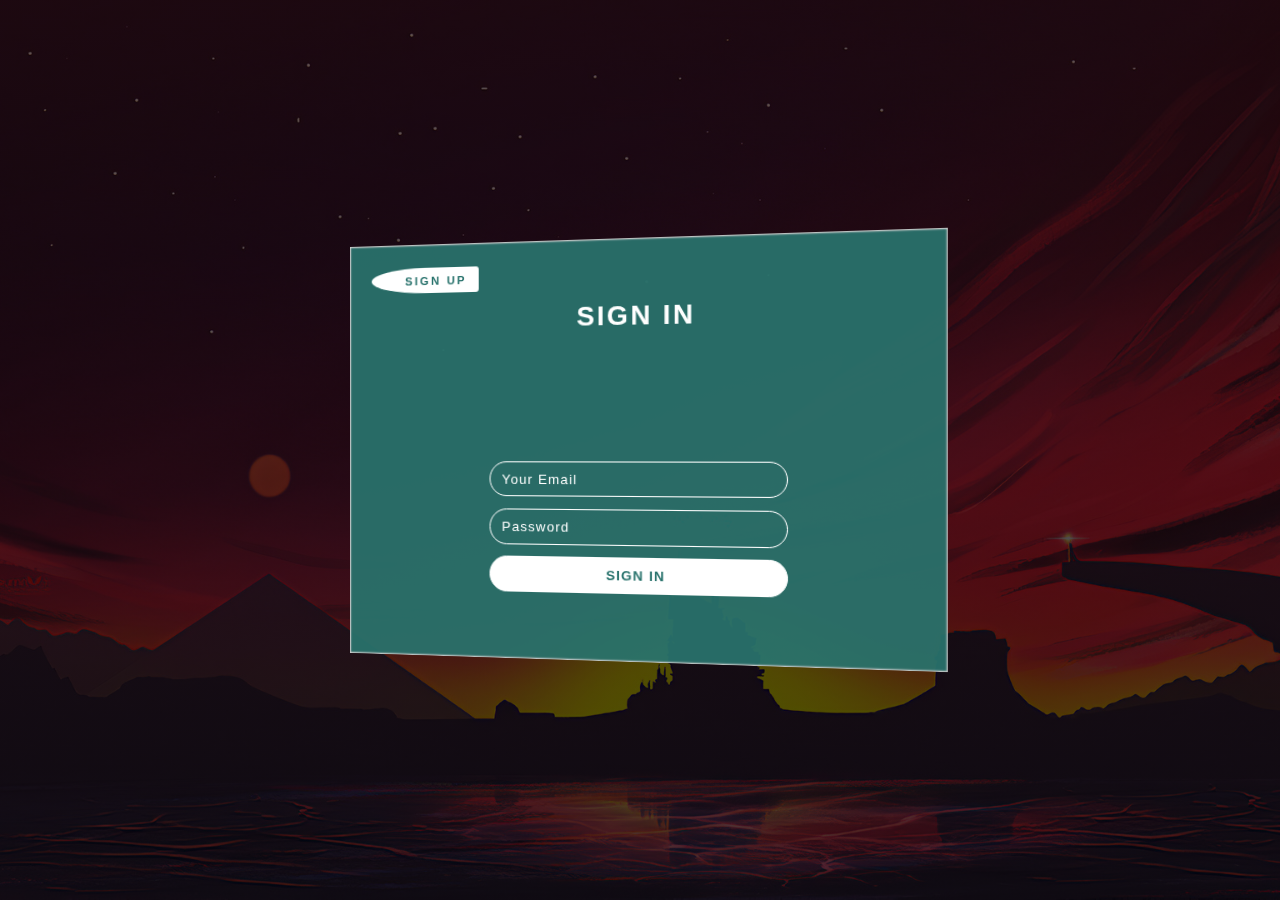
<file: 1. 3d form/index.html>
<!DOCTYPE html>
<html lang="en">
<head>
    <meta charset="UTF-8">
    <meta name="viewport" content="width=device-width, initial-scale=1.0">
    <title>3D Forms</title>
    <link rel="stylesheet" href="style.css">
</head>
<body>
    <div class="container">
        <div class="forms-wrapper">
            <form class="signin-form">
                <a href="#" class="signup-btn">Sign Up</a>
                <h2>Sign In</h2>
                <div class="inputs-wrapper">
                    <input type="text" placeholder="Your Email">
                    <input type="password" placeholder="Password">
                    <input type="submit" value="Sign In">
                </div>
            </form>
            <form class="signup-form">
                <a href="#" class="signin-btn">Sign In</a>
                <h2>Sign Up</h2>
                <div class="inputs-wrapper">
                    <input type="text" placeholder="Your Name">
                    <input type="text" placeholder="Your Email">
                    <input type="password" placeholder="Password">
                    <input type="password" placeholder="Confirm Password">
                    <input type="submit" value="Sign Up">
                </div>
            </form>
        </div>
    </div>



    <script src="script.js"></script>
</body>
</html>
</file>
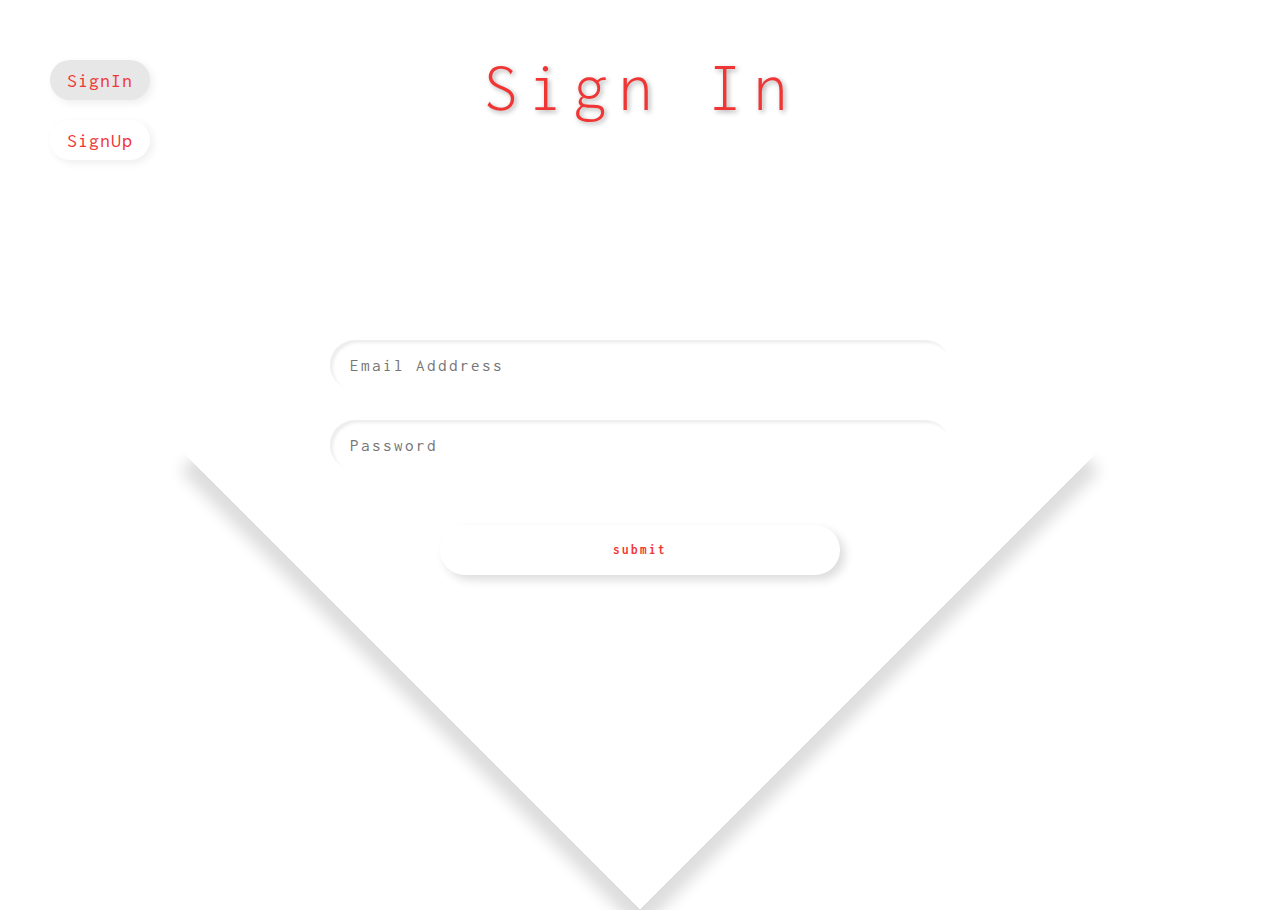
<file: 10. Forms with Validation/index.html>
<!DOCTYPE html>
<html lang="en">

<head>
    <meta charset="UTF-8">
    <meta name="viewport" content="width=device-width, initial-scale=1.0">
    <title>SignIn & SignUp Form</title>
    <link rel="stylesheet" href="style.css">
    <link href="https://fonts.googleapis.com/css2?family=Inconsolata:wght@200..900&display=swap" rel="stylesheet">
</head>

<body>


    <div class="container">
        <h1 class="heading">
            <span class="heading-span-1">Sign</span>
            <span class="heading-span-2">In</span>
        </h1>
        <div class="buttons">
            <button class="signin-btn">
                SignIn
            </button>
            <button class="signup-btn">
                SignUp
            </button>
        </div>
        <div class="form-bg"></div>
        <form class="form sign-in">
            <div class="form-input-wrapper inp">
                <input autocomplete="off" type="text" class="form-input" id="username" placeholder="Your Name"  />
                <p class="message">Error Message</p>
            </div>
            <div class="form-input-wrapper inp">
                <input autocomplete="off" type="text" class="form-input" id="email" placeholder="Email Adddress"  />
                <p class="message">Error Message</p>
            </div>
            <div class="form-input-wrapper inp">
                <input autocomplete="off" type="password" class="form-input" id="password" placeholder="Password"  />
                <p class="message">Error Message</p>
            </div>
            <div class="form-input-wrapper inp">
                <input autocomplete="off" type="password" class="form-input" id="password2" placeholder="Confirm Password"  />
                <p class="message">Error Message</p>
            </div>
            <input type="submit" value="submit" class="form-btn">
        </form>
        <script src="script.js"></script>
</body>
</div>

</html>
</file>
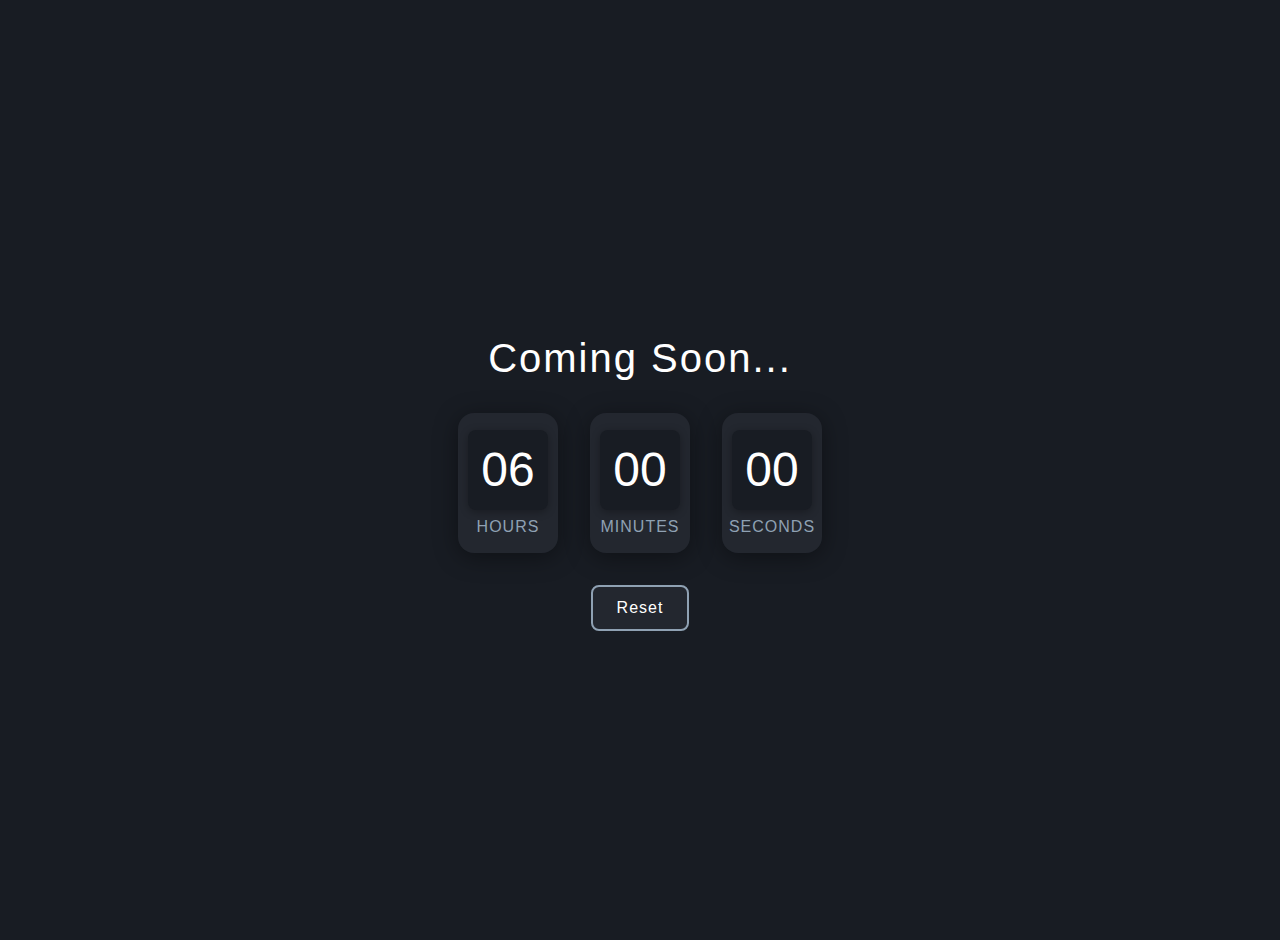
<file: 12. countdown/index.html>
<!DOCTYPE html>
<html lang="en">
<head>
    <meta charset="UTF-8">
    <meta name="viewport" content="width=device-width, initial-scale=1.0">
    <title>Countdown</title>
    <link rel="stylesheet" href="style.css">
</head>
<body>
    <div class="container">
        <div class="countdown-wrapper">
            <h1>Coming Soon...</h1>
            <div class="countdown">
                <div class="card">
                    <div class="flip" id="hours">00</div>
                    <div class="label">HOURS</div>
                </div>
                <div class="card">
                    <div class="flip" id="minutes">00</div>
                    <div class="label">MINUTES</div>
                </div>
                <div class="card">
                    <div class="flip" id="seconds">00</div>
                    <div class="label">SECONDS</div>
                </div>
            </div>
            <button class="reset">Reset</button>
        </div>
    </div>
    <script src="script.js"></script>
</body>
</html>
</file>
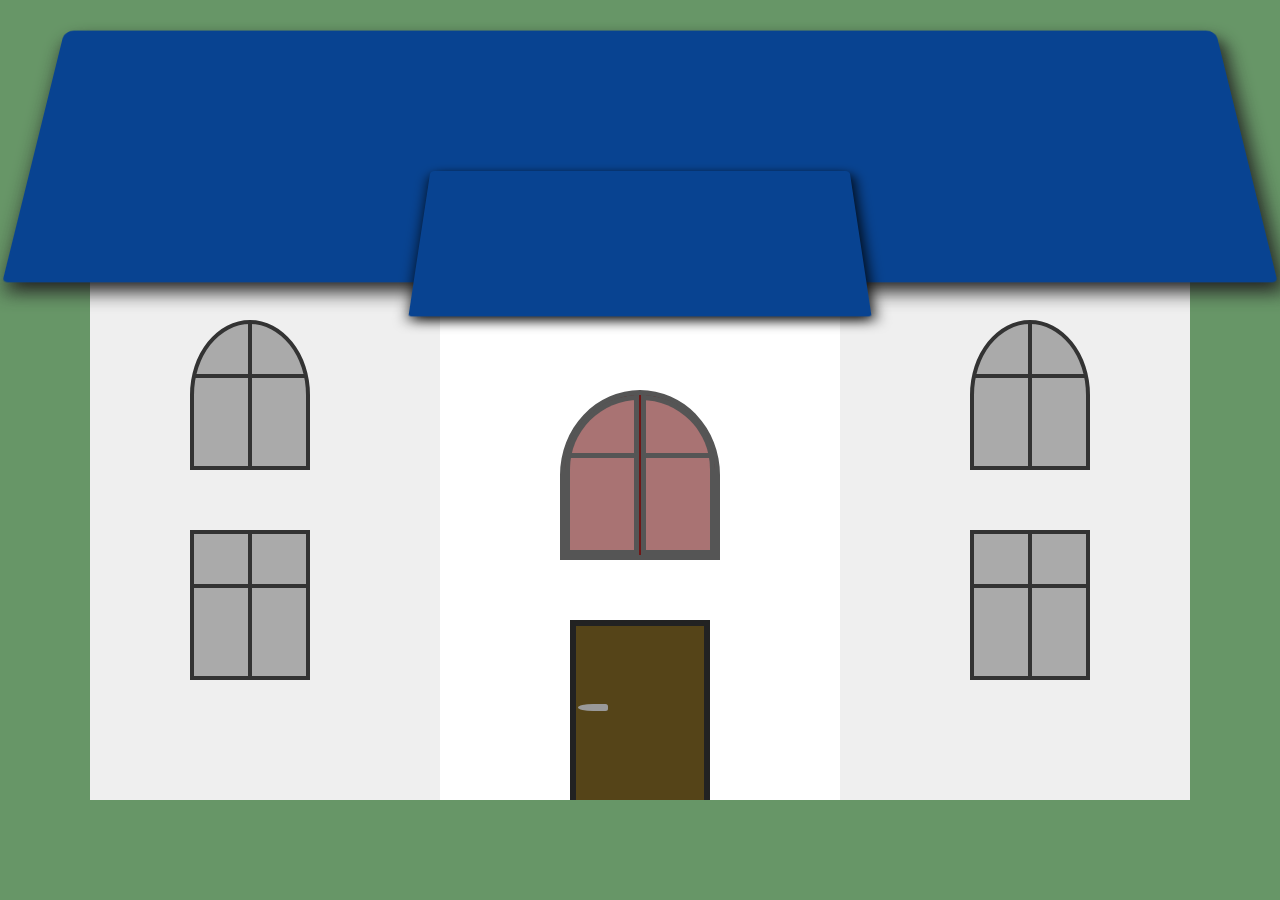
<file: 2. house/index.html>
<!DOCTYPE html>
<html lang="en">
<head>
    <meta charset="UTF-8">
    <meta name="viewport" content="width=device-width, initial-scale=1.0">
    <title>House</title>
    <link rel="stylesheet" href="style.css">
</head>
<body>
    <div class="container">
        <div class="house">
            <div class="main-roof"></div>
            <div class="window top-left-window"></div>
            <div class="window top-right-window"></div>
            <div class="window bottom-left-window"></div>
            <div class="window bottom-right-window"></div>
            <div class="room">
                <div class="room-roof"></div>
                <div class="top-window">
                    <div class="top-window-left"></div>
                    <div class="top-window-right"></div>
                </div>
                <div class="door-frame">
                    <div class="door">
                        <div class="door-handle"></div>
                    </div>
                </div>
            </div>
        </div>
    </div>
    <script src="script.js"></script>
</body>
</html>
</file>
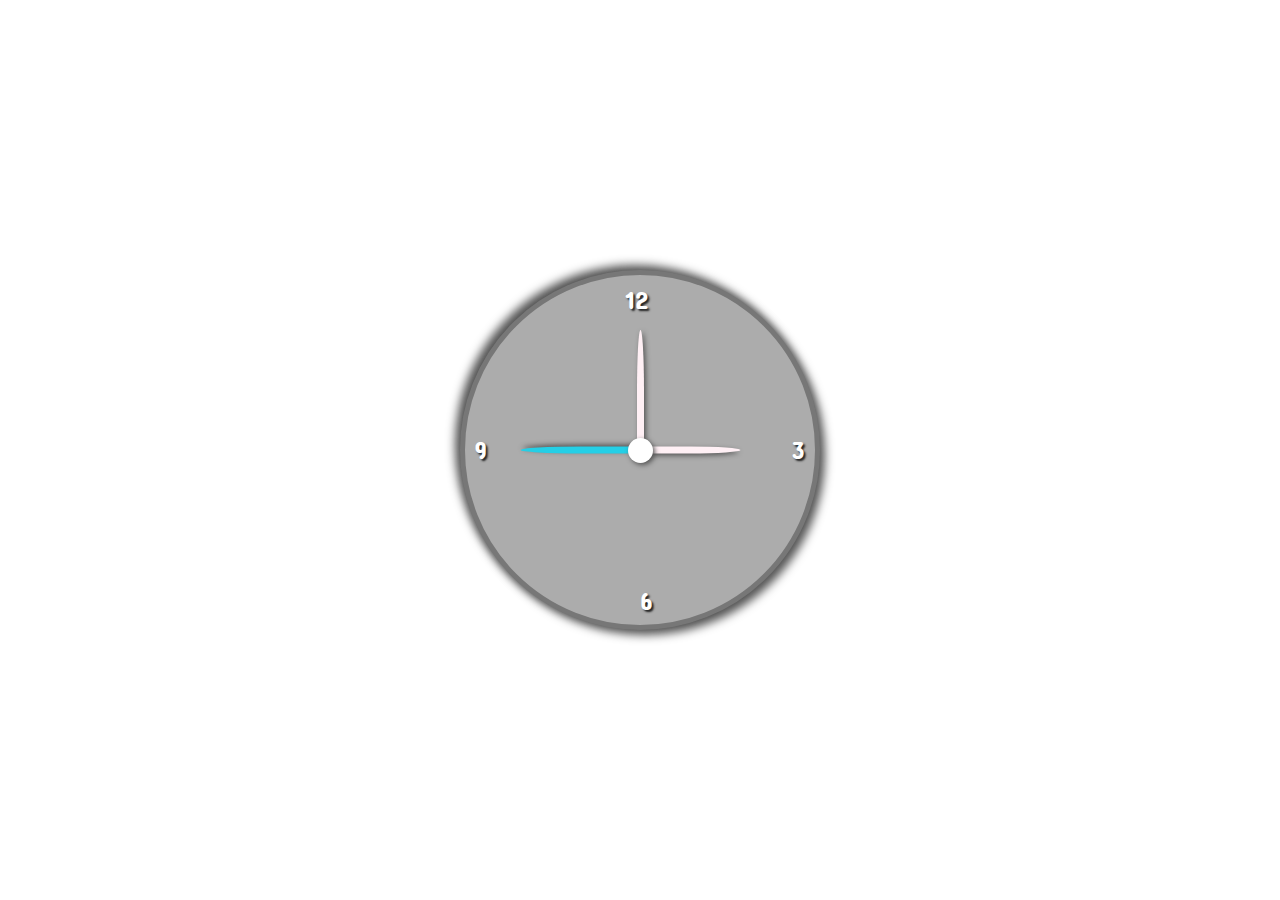
<file: 4. clock/index.html>
<!DOCTYPE html>
<html lang="en">

<head>
    <meta charset="UTF-8">
    <meta name="viewport" content="width=device-width, initial-scale=1.0">
    <link rel="stylesheet" href="style.css">
    <title>Clock</title>
</head>

<body>
    <div class="container">
        <div class="clock">
            <div class="numbers">
                <div class="numbers">
                    <div class="twelve">12</div>
                    <div class="three">3</div>
                    <div class="six">6</div>
                    <div class="nine">9</div>
                </div>
                <div class="arrows">
                    <div class="hour"></div>
                    <div class="minute"></div>
                    <div class="second"></div>
                </div>
            </div>
        </div>

        </div>
    </div>

    <script src="script.js"></script>
</body>

</html>
</file>
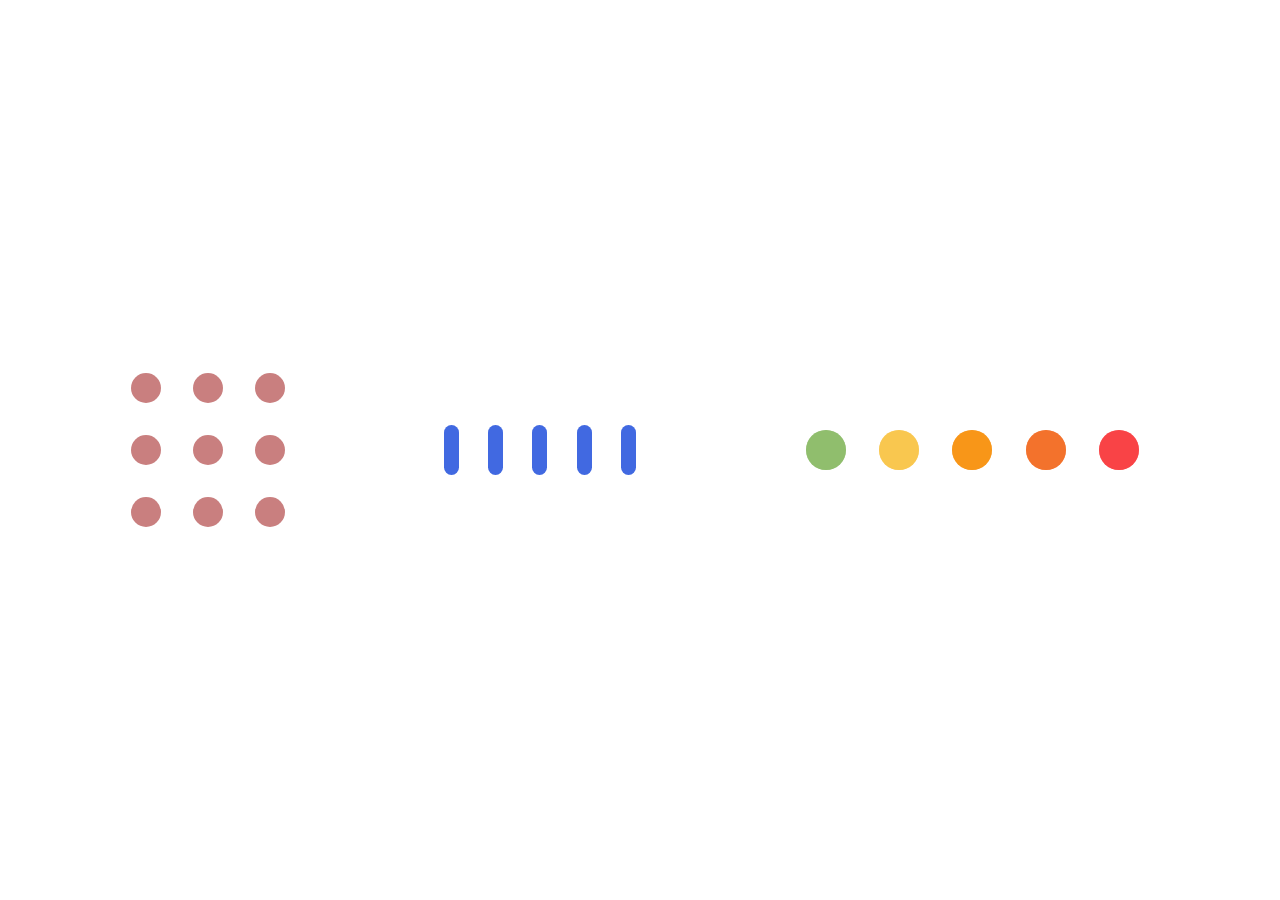
<file: 6. loaders/index.html>
<!DOCTYPE html>
<html lang="en">
<head>
    <meta charset="UTF-8">
    <meta name="viewport" content="width=device-width, initial-scale=1.0">
    <title>Website Loaders</title>
    <link rel="stylesheet" href="style.css">
</head>
<body>
    <div class="container">
        <div class="loader1">
            <div class="dot"></div>
            <div class="dot"></div>
            <div class="dot"></div>
            <div class="dot"></div>
            <div class="dot"></div>
            <div class="dot"></div>
            <div class="dot"></div>
            <div class="dot"></div>
            <div class="dot"></div>
        </div>
        <div class="loader2">
            <div class="line"></div>
            <div class="line"></div>
            <div class="line"></div>
            <div class="line"></div>
            <div class="line"></div>
        </div>
        <div class="loader3">
            <div class="circle"></div>
            <div class="circle"></div>
            <div class="circle"></div>
            <div class="circle"></div>
            <div class="circle"></div>
        </div>
    </div>
    
</body>
</html>
</file>
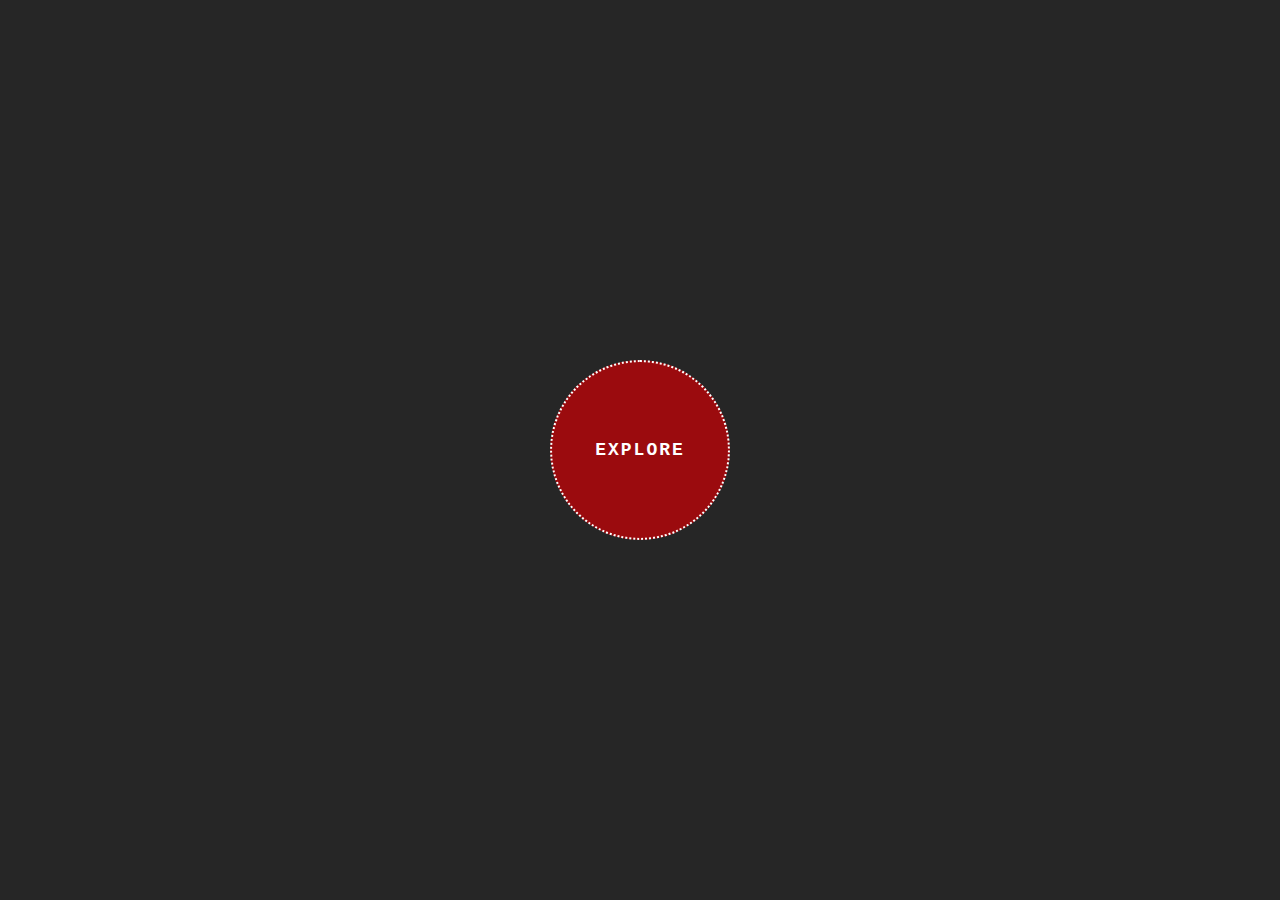
<file: 7. ripple button/index.html>
<!DOCTYPE html>
<html lang="en">
<head>
    <meta charset="UTF-8">
    <meta name="viewport" content="width=device-width, initial-scale=1.0">
    <title>Ripple Button</title>
    <link rel="stylesheet" href="style.css">
</head>
<body>
    <div class="container">
        <a href="#" class="btn">
            <span>Explore</span>
        </a>
    </div>
    <script src="script.js"></script>
</body>
</html>
</file>
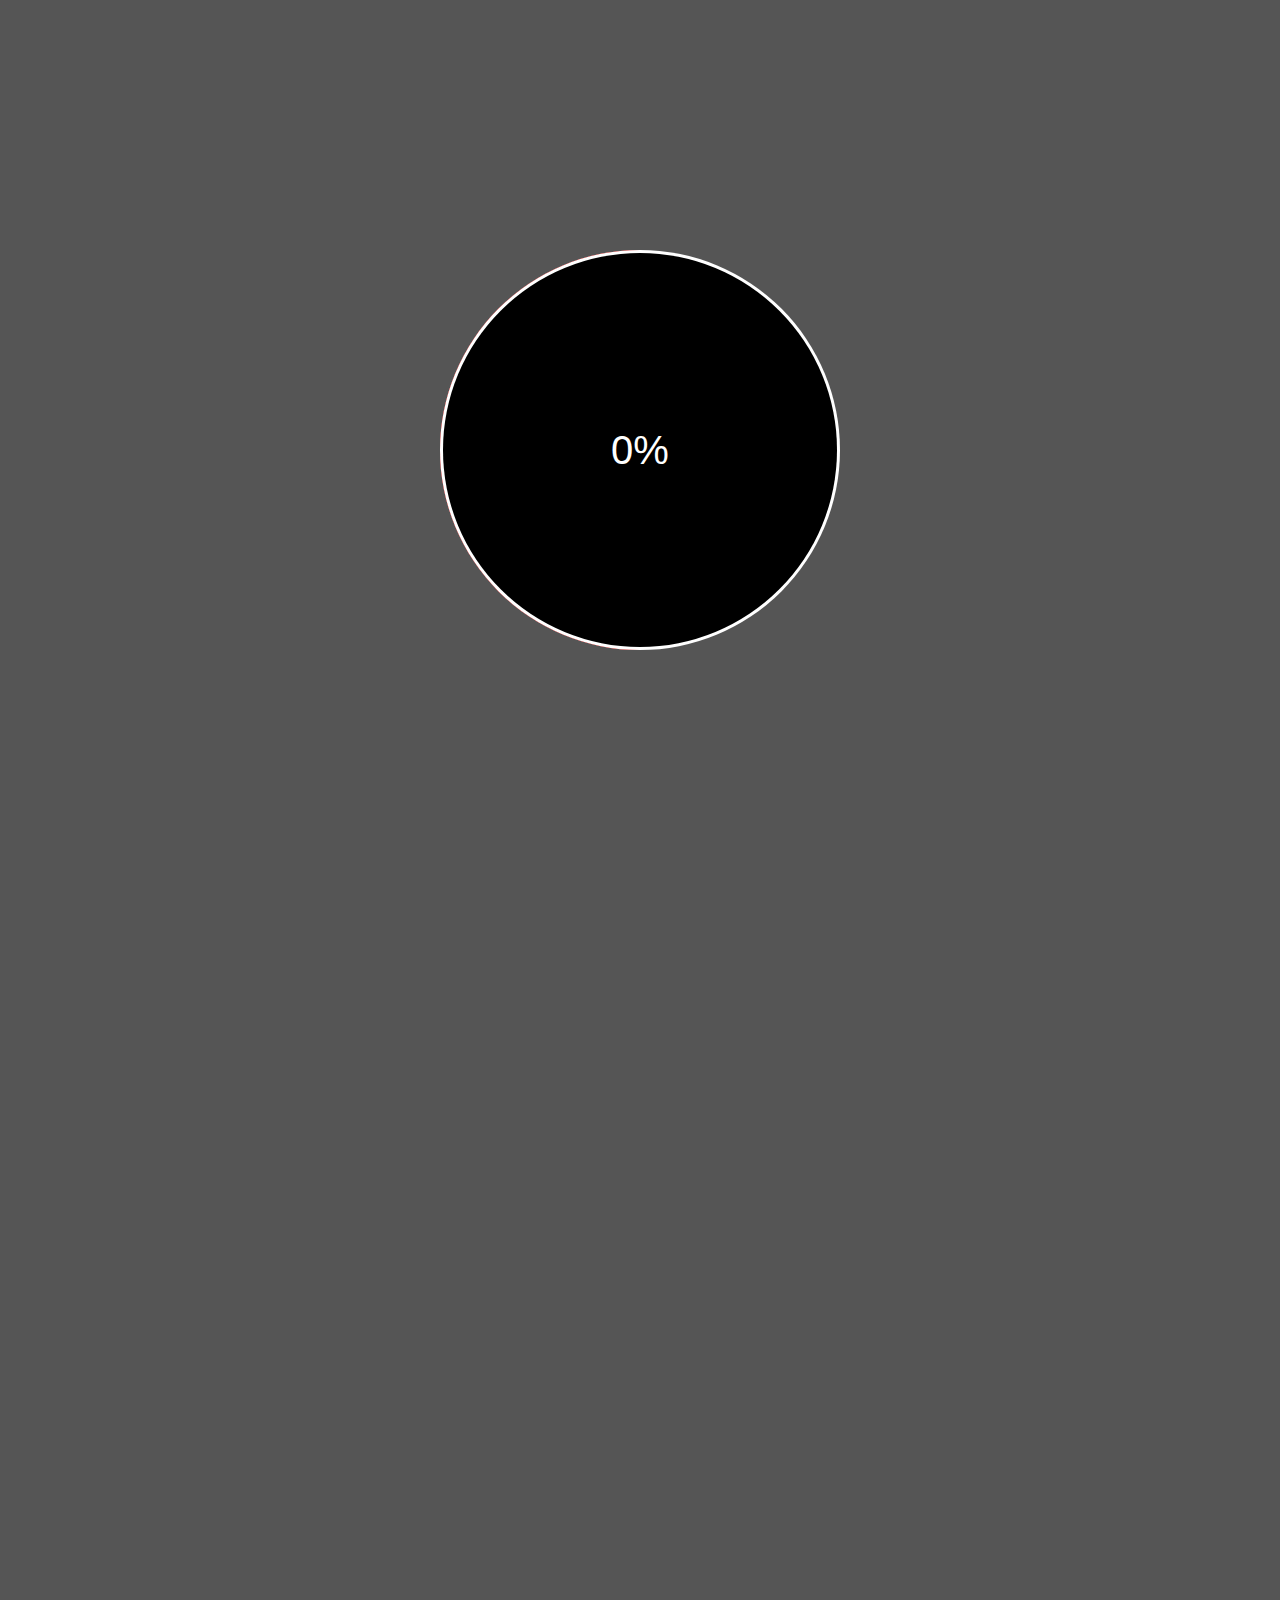
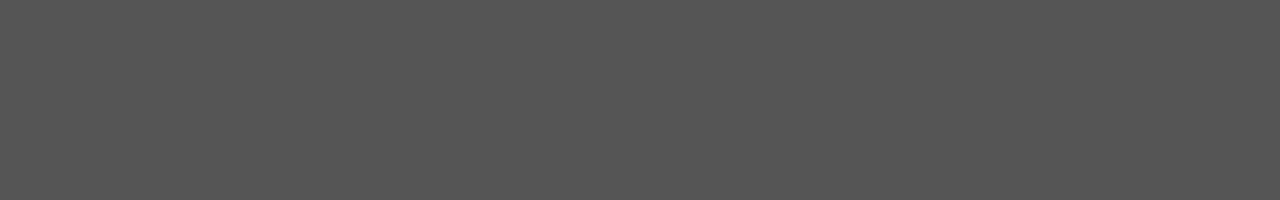
<file: 8. circle progress bar/index.html>
<!DOCTYPE html>
<html lang="en">
<head>
    <meta charset="UTF-8">
    <meta name="viewport" content="width=device-width, initial-scale=1.0">
    <title>Circle Progress Bar</title>
    <link rel="stylesheet" href="style.css">
</head>
<body>
    <div class="container">
        <div class="progressbar center">
            <div class="half-circle"></div>
            <div class="half-circle"></div>
            <div class="half-circle-top"></div>
            <div class="progressbar-circle center">0%</div>
        </div>
    </div>
    <script src="script.js"></script>
</body>
</html>
</file>
<file: 1. 3d form/style.css>
* {
    margin: 0;
    padding: 0;
    box-sizing: border-box;
    text-decoration: none;
    font-family: Arial, Helvetica, sans-serif
}

html {
    font-size: 72.5%;
}

.container {
    width: 100%;
    height: 100vh;
    background: linear-gradient(rgba(31, 7, 7, .7), rgba(0, 0, 0, .7)), url(images/bg.png) center no-repeat;
    background-size: cover;
    perspective: 100rem;
}

.forms-wrapper {
    transform-style: preserve-3d;
    position: absolute;
    top: calc(50% - 17.5rem);
    left: calc(50% - 25rem);
    transform: rotateY(-10deg);
    transition: transform .5s, left .5s;
}

.forms-wrapper.change {
    transform: rotateY(100deg);
    left: calc(50% + 25rem);
}

.forms-wrapper form {
    width: 50rem;
    height: 35rem;
    background-color: rgba(40, 114, 108, .925);
    display: flex;
    flex-direction: column;
    justify-content: space-around;
    align-items: center;
    box-shadow: .1rem .1rem .1rem #ccc inset, -.1rem -.1rem .1rem #ccc inset;
    position: absolute;
    backface-visibility: hidden;
    position: absolute;
}

.signin-form {
    z-index: 2;
    pointer-events: auto;
}

.signup-form {
    z-index: 1;
    pointer-events: none;
}

.signup-form {
    transform: rotateY(270deg) translateZ(25rem) translateX(-25rem);

}

form a {
    position: absolute;
    top: 2rem;
    background-color: #fff;
    font-weight: 600;
    text-transform: uppercase;
    color: rgba(40, 114, 108);
    letter-spacing: 0.2rem;
    cursor: pointer;
    z-index: 5;
}

.forms-wrapper.change .signin-form { z-index: 1; pointer-events: none; }
.forms-wrapper.change .signup-form { z-index: 2; pointer-events: auto; }

.signup-btn {
    left: 2rem;
    padding: .5rem 1rem 0.5rem 3rem;
    border-radius: 100% .5rem .5rem 100%
}

.signin-btn {
    right: 2rem;
    padding: .5rem 3rem .5rem 1rem;
    border-radius: .5rem 100% 100% .5rem;
    left: auto;
}

form h2 {
    font-size: 2.3rem;
    text-transform: uppercase;
    letter-spacing: 0.2rem;
    color: #fff;
}

.inputs-wrapper {
    display: flex;
    flex-direction: column;
}

.inputs-wrapper input {
    width: 25rem;
    height: 3rem;
    padding: .5rem 1rem;
    margin: .5rem 0;
    background-color: transparent;
    border: .1rem solid #fff;
    border-radius: 5rem;
    color: #fff;
    letter-spacing: 0.1rem;
    outline: none;
}

.inputs-wrapper input::placeholder {
    color: #fff;
    font-weight: 300;
    ;
}

.inputs-wrapper input[type="submit"] {
    background-color: #fff;
    color: rgba(40, 114, 108);
    font-weight: 900;
    text-transform: uppercase;
    cursor: pointer;
}
</file>
<file: 10. Forms with Validation/style.css>
* {
    margin: 0;
    padding: 0;
    box-sizing: border-box;
    outline: none;
    font-family: 'Inconsolata', monospace;
}

html {
    font-size: 62.5%;
}

.container {
    width: 100%;
    height: 100vh;
    display: flex;
    flex-direction: column;
    justify-content: center;
    align-items: center;
}

.heading {
    position: absolute;
    top: 5rem;
    font-size: 7rem;
    font-weight: 300;
    color: #f03535;
    letter-spacing: 1rem;
    text-shadow: .2rem .2rem .5rem #aaa;
}

heading span {
    position: relative;
}

.heading-span-1 {
    z-index: 10;
}

.heading-span-2::after {
    content: "";
    position: absolute;
    width: 100%;
    height: 100%;
    background-color: #fff;
    right: -100%;
    transition: right 0.5s;
}

.change .heading-span-2::after {
    right: 100%;
}

.buttons {
    position: absolute;
    top: 5rem;
    left: 5rem;
    display: flex;
    flex-direction: column;
}

.buttons button {
    width: 10rem;
    height: 4rem;
    font-size: 2rem;
    color: #f03535;
    border: none;
    border-radius: 5rem;
    letter-spacing: .1rem;
    box-shadow: .3rem .3rem .8rem #eee;
    margin: 1rem 0;
    cursor: pointer;
    transition: background-color .3s;
}

.signin-btn {
    background-color: #e7e7e7;
}

.signup-btn {
    background-color: #fff;
}

.change .signup-btn {
    background-color: #e7e7e7;
}

.change .signin-btn {
    background-color: #fff;
}

.form-bg {
    position: absolute;
    width: 65rem;
    height: 65rem;
    box-shadow: 1.5rem 1.5rem 1.5rem #ddd;
    transform: rotate(45deg);
    z-index: -100;
}

.form {
    display: flex;
    flex-direction: column;
}

.form-input-wrapper {
    margin: 1.5rem 0;
    border-radius: 5rem;
    box-shadow: .3rem .3rem .3rem #eee inset;
    position: relative;
}

.form-input-wrapper:nth-child(1),
.form-input-wrapper:nth-child(4) {
    visibility: hidden;
    opacity: 0;
    transition: all .3s;
}

.change .form-input-wrapper:nth-child(1),
.change .form-input-wrapper:nth-child(4) {
    visibility: visible;
    opacity: 1;
    transition: all .3s .3s;
}

.form .inp input {
    width: 62rem;
    height: 5rem;
    background-color: #fff;
    font-size: 1.7rem;
    padding: 0 2rem;
    letter-spacing: 0.2rem;
    border: none;
    border-radius: 5rem;
    transition: box-shadow .3s;
}

.form-input {
    box-shadow: .3rem .3rem .3rem #eee inset;
}

.form-input:focus {
    box-shadow: .5rem .5rem 1rem #eee inset;
}

.message {
    position: absolute;
    left: 2rem;
    font-size: 1.2rem;
    font-weight: 700;
    letter-spacing: .1rem;
    text-transform: uppercase;
    margin-top: 1rem;
    color: #f55e5e;
    visibility: hidden;
    opacity: 0;
    transition: opacity .3s;
}

.error .message {
    visibility: visible;
    opacity: 1;
}

.success .form-input {
    border: .1rem solid #46e75b;
    box-shadow: 0 0 .5rem rgba(70, 231, 91, 0.6);
    transition: border .3s, box-shadow .3s;
}

.form-btn {
    color: #f03535;
    width: 40rem;
    height: 5rem;
    background: none;
    box-shadow: 0.5rem 0.5rem 1rem #ddd;
    margin: 2rem 0;
    letter-spacing: .2rem;
    font-weight: bold;
    align-items: center;
    justify-content: center;
    border: none;
    border-radius: 5rem;
    position: relative;
    left: 50%;
    transform: translateX(-50%);
    top: -6rem;
    transition: top .3s .3s;
}

.change .form-btn {
    top: 1rem;
    transition: top .3s;
}

.form-btn:hover {
    box-shadow: .5rem .5rem 2rem #ddd;
    cursor: pointer;
}
</file>
<file: 12. countdown/style.css>
body {
    background: #181c23;
    min-height: 100vh;
    display: flex;
    align-items: center;
    justify-content: center;
    font-family: 'Segoe UI', Arial, sans-serif;
    margin: 0;
    padding: 20px;
}

.container {
    text-align: center;
}

.countdown-wrapper h1 {
    color: #fff;
    font-size: 2.5rem;
    margin-bottom: 2rem;
    font-weight: 300;
    letter-spacing: 2px;
}

.countdown {
    display: flex;
    gap: 2rem;
    margin-bottom: 2rem;
}

.card {
    background: #23272f;
    border-radius: 1rem;
    box-shadow: 0 4px 24px rgba(0,0,0,0.4);
    width: 100px;
    height: 140px;
    display: flex;
    flex-direction: column;
    align-items: center;
    justify-content: center;
    position: relative;
    perspective: 600px;
}

.card .label {
    color: #8fa1b3;
    font-size: 1rem;
    margin-top: 0.5rem;
    letter-spacing: 1px;
}

.flip {
    position: relative;
    width: 80px;
    height: 80px;
    font-size: 3rem;
    color: #fff;
    background: #181c23;
    border-radius: 0.5rem;
    display: flex;
    align-items: center;
    justify-content: center;
    box-shadow: 0 2px 8px rgba(0,0,0,0.3);
    overflow: hidden;
}

.flip.animate {
    animation: flip 0.7s cubic-bezier(.4,2,.6,.8);
}

.reset {
    background: #23272f;
    color: #fff;
    border: 2px solid #8fa1b3;
    padding: 12px 24px;
    border-radius: 0.5rem;
    font-size: 1rem;
    cursor: pointer;
    transition: all 0.3s ease;
    font-family: inherit;
    letter-spacing: 1px;
}

.reset:hover {
    background: #8fa1b3;
    border-color: #8fa1b3;
    transform: translateY(-2px);
    box-shadow: 0 4px 12px rgba(143, 161, 179, 0.3);
}

@keyframes flip {
    0% {
        transform: rotateX(0deg);
    }
    40% {
        transform: rotateX(-90deg);
    }
    60% {
        transform: rotateX(-90deg);
    }
    100% {
        transform: rotateX(0deg);
    }
}
</file>
<file: 2. house/style.css>
*{
    margin: 0;
    padding: 0;
    box-sizing: border-box;
}

html{
    font-size: 62.5%;
}

.container{
    width: 100%;
    height: 100vh;
    background-color: rgba(103, 150, 103);
    display: grid;
    place-items: center;
}

.house{
    width: 110rem;
    height: 70rem;
    background-color: #efefef;
    position: relative;
    perspective: 100rem;
}

.main-roof{
    width: 110%;
    height: 30rem;
    background-color: rgba(8, 67, 145);
    position: absolute;
    top: -10rem;
    left: -5%;
    transform: rotateX(20deg);
    border-radius: 1rem 1rem .5rem .5rem;
    box-shadow: .5rem 1rem 2rem #222;
}

.window{
    width: 12rem;
    height: 15rem;
    background-color: #aaa;
    border: .4rem solid #333;
    position: absolute;
}

.window::before{
    content: "";
    width: 100%;
    height: .4rem;
    background-color: #333;
    position: absolute;
    top: 5rem;
    left: 0;
}

.window::after{
    content: "";
    width: .4rem;
    height: 100%;
    background-color: #333;
    position: absolute;
    top: 0;
    left: 50%;
    transform: translateX(-50%);
}

.top-left-window{
    top: 22rem;
    left: 10rem;
    border-radius: 50% 50% 0 0;
}

.top-right-window{
    top: 22rem;
    right: 10rem;
    border-radius: 50% 50% 0 0;
}

.bottom-left-window{
    top: 43rem;
    left: 10rem;
}

.bottom-right-window{
    top: 43rem;
    right: 10rem;
}

.room{
    width: 40rem;
    height: 80%;
    background-color: white;
    position: absolute;
    left: 50%;
    bottom: 0;
    transform: translateX(-50%);
    perspective: 100rem;
}

.room-roof{
    width:110%;
    height: 20rem;
    background-color: rgb(8, 67, 145);
    position: absolute;
    top: -10rem;
    left: -5%;
    transform: rotateX(30deg);
    box-shadow: .2rem .5rem 1.5rem black;
    border-radius: .5rem .5rem .3rem .3rem;
}

.top-window{
    width: 16rem;
    height: 17rem;
    background-color: rgb(112, 22, 22);
    position: absolute;
    top: 15rem;
    left: 50%;
    transform: translateX(-50%);
    border-radius: 50% 50% 0 0;
    border: .5rem solid #555;
    perspective: 150rem;
}

.top-window-left{
    width: 49.5%;
    height: 100%;
    background-color: rgba(255, 255, 255, 0.4);
    position: absolute;
    top: 0;
    left: 0;
    border-top-left-radius: 50rem;
    border: .5rem solid #555;
    transform-origin: left;
    transition: transform 1s;
}

.top-window-left::before{
    content: "";
    width: 100%;
    height: .5rem;
    background-color: #555;
    position: absolute;
    top: 35%;
    left: 0
}

.top-window:hover .top-window-left{
    transform: rotateY(-50deg);
}

.top-window-right{
    width: 49.5%;
    height: 100%;
    background-color: rgba(255, 255, 255, 0.4);
    position: absolute;
    top: 0;
    right: 0;
    border-top-right-radius: 50rem;
    border: .5rem solid #555;
    transform-origin: right;
    transition: transform 1s;
}

.top-window-right::before{
    content: "";
    width: 100%;
    height: .5rem;
    background-color: #555;
    position: absolute;
    top: 35%;
    right: 0
}

.top-window:hover .top-window-right{
    transform: rotateY(50deg);
}

.door-frame{
    width: 14rem;
    height: 18rem;
    background-color: #444;
    position: absolute;
    bottom: 0;
    left: 50%;
    transform: translateX(-50%);
    border: .6rem solid #222;
    border-bottom: none;
    perspective: 100rem;
}

.door{
    width:100%;
    height:100%;
    background-color: rgb(85, 68, 24);
    transform-origin: right;
    transition: transform 1s 0.5s;
}

.door-handle{
    width:3rem;
    height: .7rem;
    background-color: #999;
    position: absolute;
    top: 45%;
    left: .2rem;
    border-radius: 100% .5rem .5rem 100%;
    transform-origin: left;
    transition: transform 1s;
}

.door.change{
    transform: rotateY(30deg);
}

.door.change .door-handle{
    transform: rotateZ(30deg);
}
</file>
<file: 4. clock/style.css>
@import url('https://fonts.googleapis.com/css2?family=Concert+One&display=swap');
*{
    margin: 0;
    padding: 0;
    font-family: "Concert One", cursive;
}

html{
    font-size: 62.5%;
}

.container{
    width:100%;
    height:100vh;
    display: flex;
    justify-content: center;
    align-items: center;
}

.clock{
    width: 35rem;
    height: 35rem;
    background-color: #acacac;
    border-radius: 50%;
    border: 0.5rem solid #777;
    box-shadow: .5rem .5rem 1rem #555, -.5rem -.5rem 1rem #555;
    position: relative;
}

.numbers{
    width: inherit;
    height: inherit;
}

.numbers div{
    position: absolute;
    font-size: 2.5rem;
    color: #fff;
    text-shadow: .2rem .2rem .2rem #222;
}

.twelve{
    top: 1rem;
    left: calc(50% - 1.5rem);
}

.three{
    right: 1rem;
    top: calc(50% - 1.5rem);
}

.six{
    bottom: 1rem;
    left: 50%;
}

.nine{
    left: 1rem;
    top: calc(50% - 1.5rem);
}

.arrows{
    width: inherit;
    height: inherit;
    position: absolute;
    top: 0;
    left: 0;
    display: flex;
    justify-content: center;
    align-items: center;
}

.arrows::before{
    content:'';
    width: 2.5rem;
    height: 2.5rem;
    background-color: #fff;
    border-radius: 50%;
    box-shadow: .2rem .2rem .5rem #555;
    z-index: 10;
}

.arrows div{
    width: .7rem;
    height: 12rem;
    background-color: #FFF0f5;
    position: absolute;
    bottom: 50%;
    box-shadow: .2rem .2rem .5rem #555;
    border-radius: 100% 100% 0 0;
    transform-origin: bottom center;
}

.arrows .hour{
    height: 10rem;
    transform: rotate(90deg);
}

.arrows .second{
    background-color: #24cfe6;
    transform: rotate(270deg);
}
</file>
<file: 6. loaders/style.css>
* {
    margin: 0;
    padding: 0;
}

html {
    font-size: 62.5%;
}

.container {
    width: 100%;
    height: 100vh;
    display: flex;
    justify-content: space-evenly;
    align-items: center;
}

.loader1 {
    width: 20rem;
    display: flex;
    flex-wrap: wrap;
    justify-content: center;
}

.dot {
    width: 3rem;
    height: 3rem;
    border-radius: 50%;
    background-color: #a52a2a;
    margin: 1.6rem;
    opacity: 0.6;
}

.dot:nth-child(1) {
    animation: animateLoader1 1.5s linear infinite;
}

.dot:nth-child(2) {
    animation: animateLoader1 1s linear infinite;
}

.dot:nth-child(3) {
    animation: animateLoader1 0.5s linear infinite;
}

.dot:nth-child(4) {
    animation: animateLoader1 0.7s linear infinite;
}

.dot:nth-child(5) {
    animation: animateLoader1 .9s linear infinite;
}

.dot:nth-child(6) {
    animation: animateLoader1 1.1s linear infinite;
}

.dot:nth-child(7) {
    animation: animateLoader1 1.3s linear infinite;
}

.dot:nth-child(8) {
    animation: animateLoader1 1.5s linear infinite;
}

.dot:nth-child(9) {
    animation: animateLoader1 1.3s linear infinite;
}

@keyframes animateLoader1 {
    0% {
        transform: scale(1);
    }

    50% {
        transform: scale(1.5);
        opacity: 1;
    }

    100% {
        transform: scale(1);
        opacity: 0.6;
    }
}

.loader2{
    width: 25rem;
    display: flex;
    justify-content: space-evenly;
    align-items: center;
}

.line{
    width: 1.5rem;
    height: 5rem;
    background-color: #4169e1;
    border-radius: 1rem;
}

@keyframes animateLoader2{
    0%{
        height: 5rem;
    }
    50%{
        height: 18rem;
    }
    100%{
        height: 5rem;
    }
}

.line:nth-child(1){
    animation: animateLoader2 .5s .6s ease-in-out infinite;
}

.line:nth-child(2){
    animation: animateLoader2 .5s .3s ease-in-out infinite;
}

.line:nth-child(3){
    animation: animateLoader2 .5s infinite;
}

.line:nth-child(4){
    animation: animateLoader2 .5s .3s ease-in-out infinite;
}

.line:nth-child(5){
    animation: animateLoader2 .5s .6s ease-in-out infinite;
}

.loader3{
    width: 40rem;
    height: 4rem;
    display: flex;
    justify-content: space-evenly;
}

.circle{
    width: 4rem;
    border-radius: 50%;
    background-color: #ccc;
    position: relative;
}

.circle:nth-child(1){
    background-color: #90be6d;
    animation: animateCircle 2s ease-out infinite;
}
.circle:nth-child(2){
    background-color: #f9c74f;
    animation: animateCircle 2s .2s ease-out infinite;
}
.circle:nth-child(3){
    background-color: #f89618;
    animation: animateCircle 2s .4s ease-out infinite;
}
.circle:nth-child(4){
    background-color: #f3722c;
    animation: animateCircle 2s .6s ease-out infinite;
}
.circle:nth-child(5){
    background-color: #f94346;
    animation: animateCircle 2s .8s ease-out infinite;
}

.circle::before{
    content: "";
    width: 100%;
    height: 100%;
    position: absolute;
    border-radius: 50%;
    opacity: 0.5;
    animation: animateLoader3 2s ease-out infinite;
}

.circle:nth-child(1)::before{
    background-color: #90be6d;
}
.circle:nth-child(2)::before{
    background-color: #f9c74f;
    animation-delay: .2s;
}
.circle:nth-child(3)::before{
    background-color: #f89618;
    animation-delay: .4s;
}
.circle:nth-child(4)::before{
    background-color: #f3722c;
    animation-delay: .6s;
}
.circle:nth-child(5)::before{
    background-color: #f94346;
    animation-delay: .8s;
}

@keyframes animateLoader3{
    0%{
        scale: 1;
    }
    50%, 75%{
        scale: 2.5;
    }
    80%, 100%{
        opacity: 0;
    }
}

@keyframes animateCircle {
    0% {
        scale: 1;
    }

    30% {
        scale: .8;
    }

    80% {
        scale: 1.25;
    }

    100% {
        scale: 1;
    }
}
</file>
<file: 7. ripple button/style.css>
* {
    margin: 0;
    padding: 0;
    box-sizing: border-box;
    text-decoration: none;
    font-family: "Courier New", Courier, monospace;
}

html {
    font-size: 62.5%;
}

.container {
    width: 100%;
    height: 100vh;
    background-color: #262626;
    display: flex;
    justify-content: center;
    align-items: center;
}

.btn {
    position: absolute;
    width: 18rem;
    height: 18rem;
    background-color: #9b0b0e;
    border-radius: 50%;
    border: .2rem dotted #fff;
    display: flex;
    justify-content: center;
    align-items: center;
    overflow: hidden;
}

.btn span {
    position: relative;
    color: #fff;
    font-size: 1.8rem;
    font-weight: 600;
    text-transform: uppercase;
    letter-spacing: .2rem;
}

.ripple {
    position: absolute;
    width: 0;
    height: 0;
    background-color: #e7ab7b;
    border-radius: 50%;
    transform: translate(-50%, -50%);
    animation: rippleAnim 0.6s linear forwards;
}

@keyframes rippleAnim {
    0%{
        width: 0;
        height: 0;
    }

    100%{
        width: 210%;
        height: 210%;
    }
}
</file>
<file: 8. circle progress bar/style.css>
*{
    margin: 0;
    padding: 0;
    box-sizing: border-box;
    font-family: 'Arial', Helvetica, sans-serif;
}

html{
    font-size: 62.5%;
    background-color: #555;
}

.center{
    display: flex;
    justify-content: center;
    align-items: center;
}

.container{
    width: 100%;
    height: 200vh;
    background-color: #555;
}

.progressbar {
    width: 40rem;
    height: 40rem;
    background-color: #fff;
    border-radius: 50%;
    position: fixed;
    top: 50%;
    left: 50%;
    transform: translate(-50%, -50%);
    overflow: hidden;
}

.progressbar-circle{
    width: 39.4rem;
    height: 39.4rem;
    background-color: #000;
    border-radius: 50%;
    color:#fff;
    font-size: 4rem;
    z-index: 10;
}

.half-circle , .half-circle-top {
    position: absolute;
    top: 0;
    left: 0;
    width: 50%;
    height: 100%;
    transform-origin: right center;
}

.half-circle:nth-child(1) {
    background-color: #b60000;
}
.half-circle:nth-child(2) {
    background-color: #b60000;
}
.half-circle-top {
    background-color: #fff;
}

.progressbar:hover .half-circle:nth-child(1) {
    transform: rotate(180deg);
    transition: transform 1s linear;
}
.progressbar:hover .half-circle:nth-child(2) {
    transform: rotate(360deg);
    transition: transform 2s linear;
}

.progressbar:hover .half-circle-top {
    opacity: 0;
    transition: opacity 0s 1s;
}
</file>
